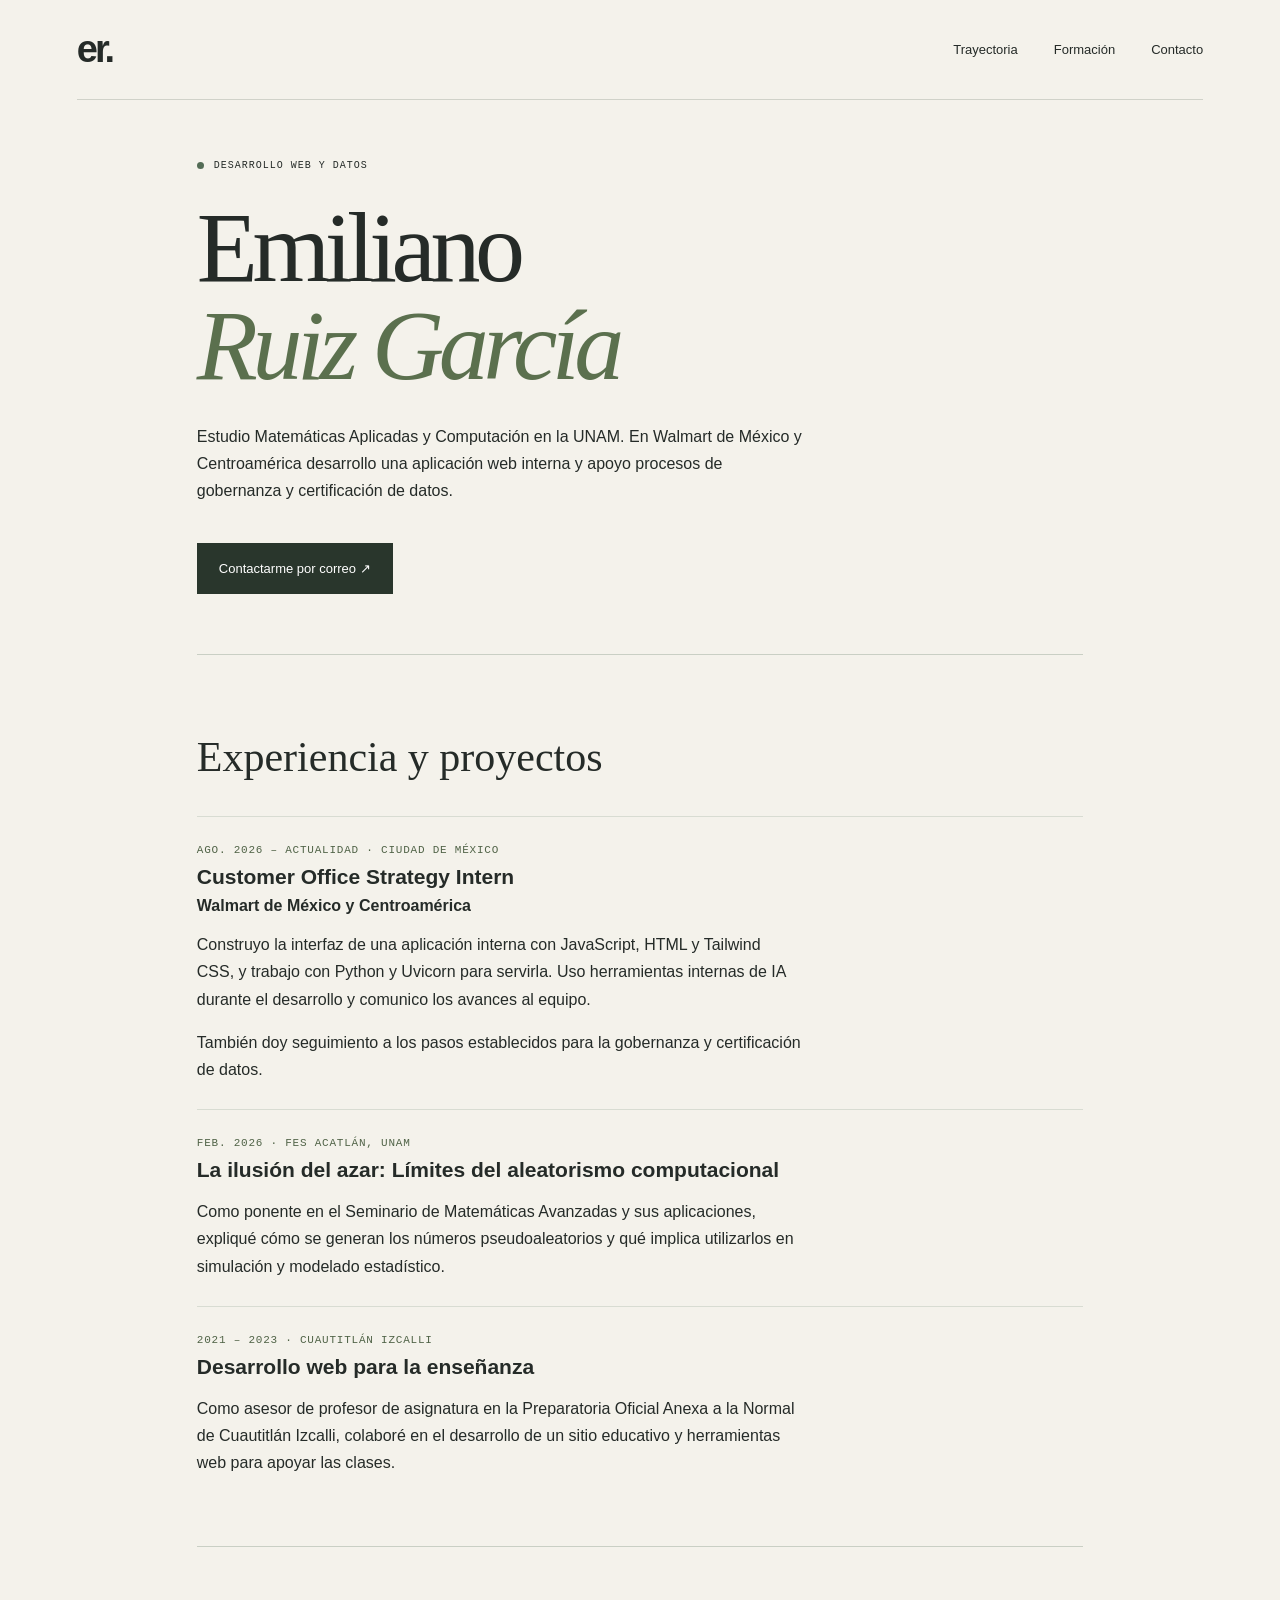
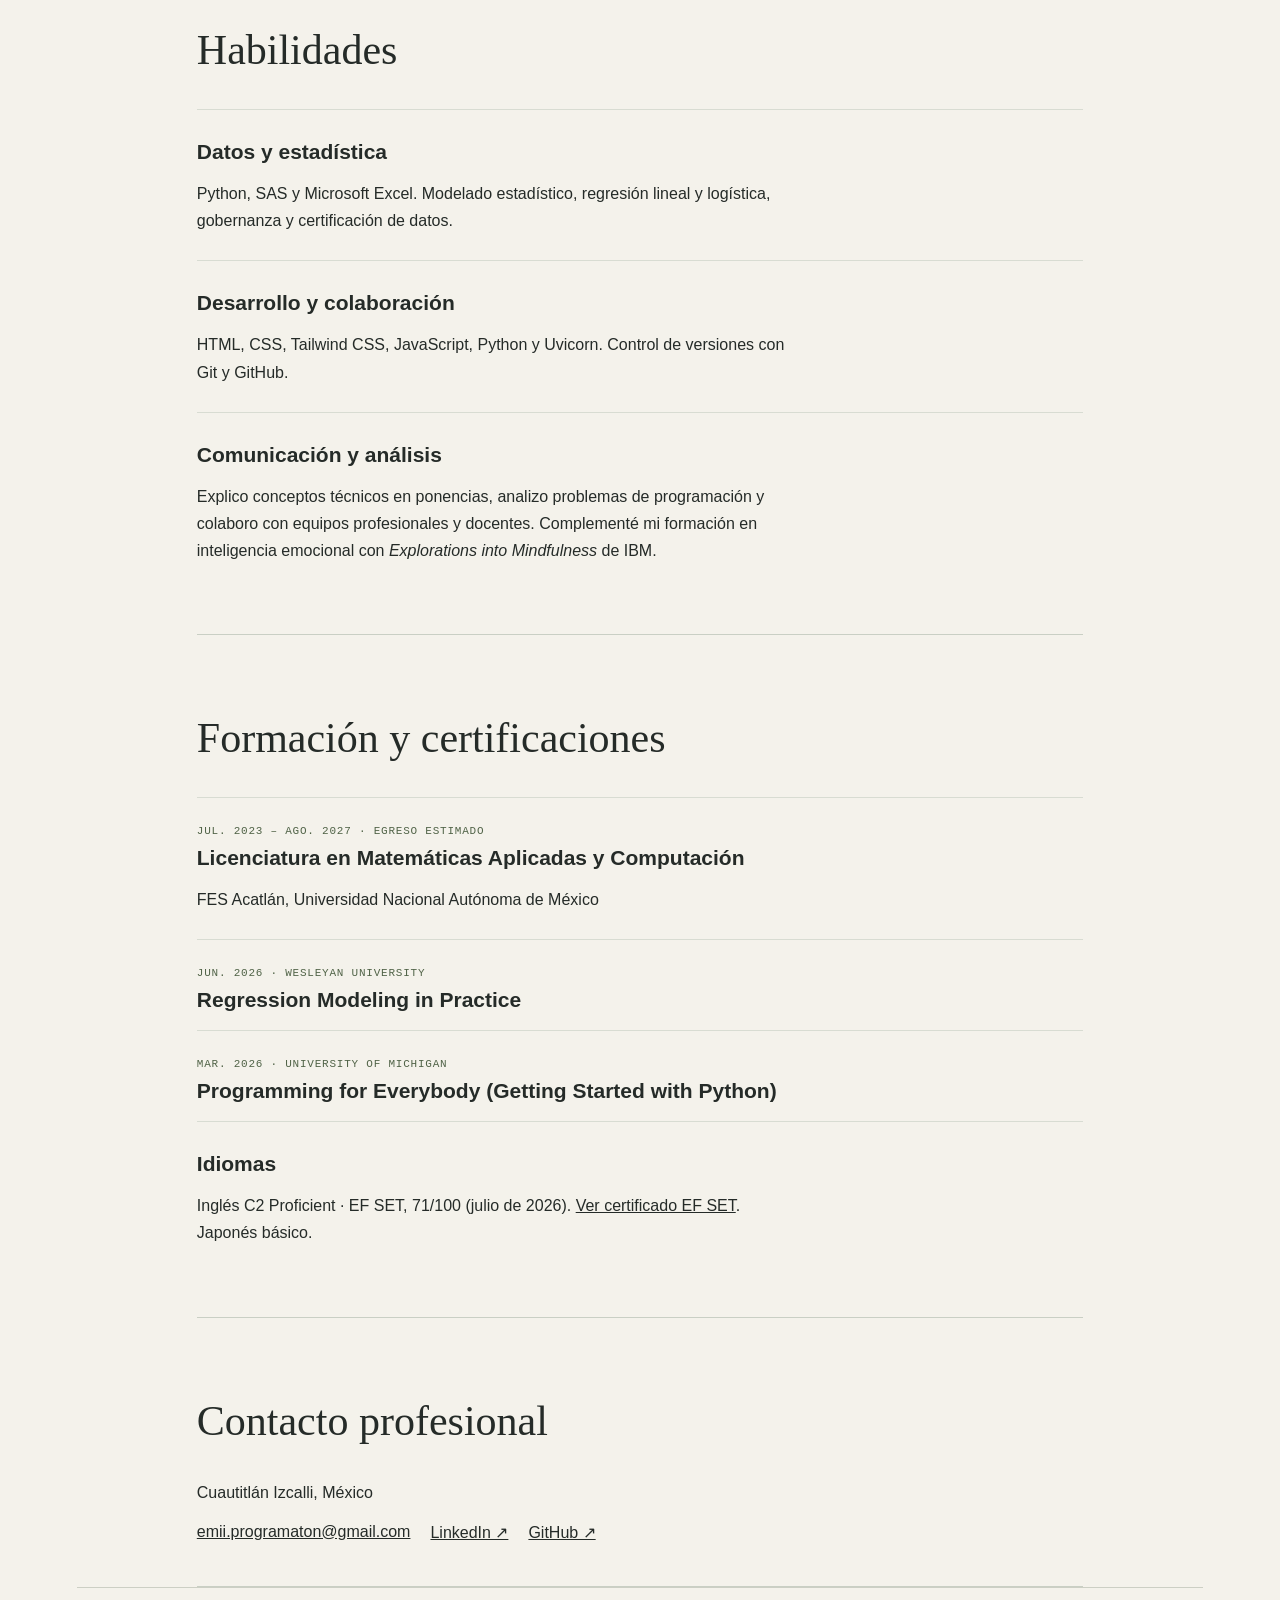
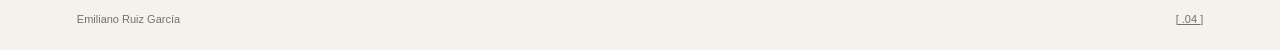
<file: index.html>
<!doctype html>
<html lang="es"><head><meta charset="utf-8"><meta name="viewport" content="width=device-width, initial-scale=1"><title>Emiliano Ruiz García | Desarrollo web y datos</title><meta name="description" content="Un espacio para las ideas, los proyectos y el lado personal de Emi."><link rel="stylesheet" href="style.css"></head><body>
<div id="professional">
<header class="modern-nav"><a class="brand" href="#">er.</a><nav><a href="#trayectoria">Trayectoria</a><a href="#formacion">Formación</a><a href="#contacto">Contacto</a></nav></header>
<main class="cv"><section class="intro"><div class="eyebrow"><span></span> DESARROLLO WEB Y DATOS</div><h1>Emiliano<br><i>Ruiz García</i></h1><p>Estudio Matemáticas Aplicadas y Computación en la UNAM. En Walmart de México y Centroamérica desarrollo una aplicación web interna y apoyo procesos de gobernanza y certificación de datos.</p><a class="dark-button" href="mailto:emii.programaton@gmail.com">Contactarme por correo ↗</a></section>
<section id="trayectoria"><h2>Experiencia y proyectos</h2><article><small>AGO. 2026 – ACTUALIDAD · CIUDAD DE MÉXICO</small><h3>Customer Office Strategy Intern</h3><b>Walmart de México y Centroamérica</b><p>Construyo la interfaz de una aplicación interna con JavaScript, HTML y Tailwind CSS, y trabajo con Python y Uvicorn para servirla. Uso herramientas internas de IA durante el desarrollo y comunico los avances al equipo.</p><p>También doy seguimiento a los pasos establecidos para la gobernanza y certificación de datos.</p></article>
<article><small>FEB. 2026 · FES ACATLÁN, UNAM</small><h3>La ilusión del azar: Límites del aleatorismo computacional</h3><p>Como ponente en el Seminario de Matemáticas Avanzadas y sus aplicaciones, expliqué cómo se generan los números pseudoaleatorios y qué implica utilizarlos en simulación y modelado estadístico.</p></article>
<article><small>2021 – 2023 · CUAUTITLÁN IZCALLI</small><h3>Desarrollo web para la enseñanza</h3><p>Como asesor de profesor de asignatura en la Preparatoria Oficial Anexa a la Normal de Cuautitlán Izcalli, colaboré en el desarrollo de un sitio educativo y herramientas web para apoyar las clases.</p></article></section>
<section><h2>Habilidades</h2><article><h3>Datos y estadística</h3><p>Python, SAS y Microsoft Excel. Modelado estadístico, regresión lineal y logística, gobernanza y certificación de datos.</p></article><article><h3>Desarrollo y colaboración</h3><p>HTML, CSS, Tailwind CSS, JavaScript, Python y Uvicorn. Control de versiones con Git y GitHub.</p></article><article><h3>Comunicación y análisis</h3><p>Explico conceptos técnicos en ponencias, analizo problemas de programación y colaboro con equipos profesionales y docentes. Complementé mi formación en inteligencia emocional con <i>Explorations into Mindfulness</i> de IBM.</p></article></section>
<section id="formacion"><h2>Formación y certificaciones</h2><article><small>JUL. 2023 – AGO. 2027 · EGRESO ESTIMADO</small><h3>Licenciatura en Matemáticas Aplicadas y Computación</h3><p>FES Acatlán, Universidad Nacional Autónoma de México</p></article><article><small>JUN. 2026 · WESLEYAN UNIVERSITY</small><h3>Regression Modeling in Practice</h3></article><article><small>MAR. 2026 · UNIVERSITY OF MICHIGAN</small><h3>Programming for Everybody (Getting Started with Python)</h3></article><article><h3>Idiomas</h3><p>Inglés C2 Proficient · EF SET, 71/100 (julio de 2026). <a href="https://cert.efset.org/en/zw7cRs?trk=public_profile_see-credential">Ver certificado EF SET</a>.<br>Japonés básico.</p></article></section>
<section id="contacto"><h2>Contacto profesional</h2><p>Cuautitlán Izcalli, México</p><div class="contact-links"><a href="mailto:emii.programaton@gmail.com">emii.programaton@gmail.com</a><a href="https://mx.linkedin.com/in/emiliano-ruiz-40907a275/es">LinkedIn ↗</a><a href="https://github.com/Emiliano1502">GitHub ↗</a></div></section></main><footer class="modern-footer">Emiliano Ruiz García<a href="archivo/inicio.html" title="Abrir archivo 04">[ .04 ]</a></footer></div>
<script src="app.js"></script>
</body></html>
</file>
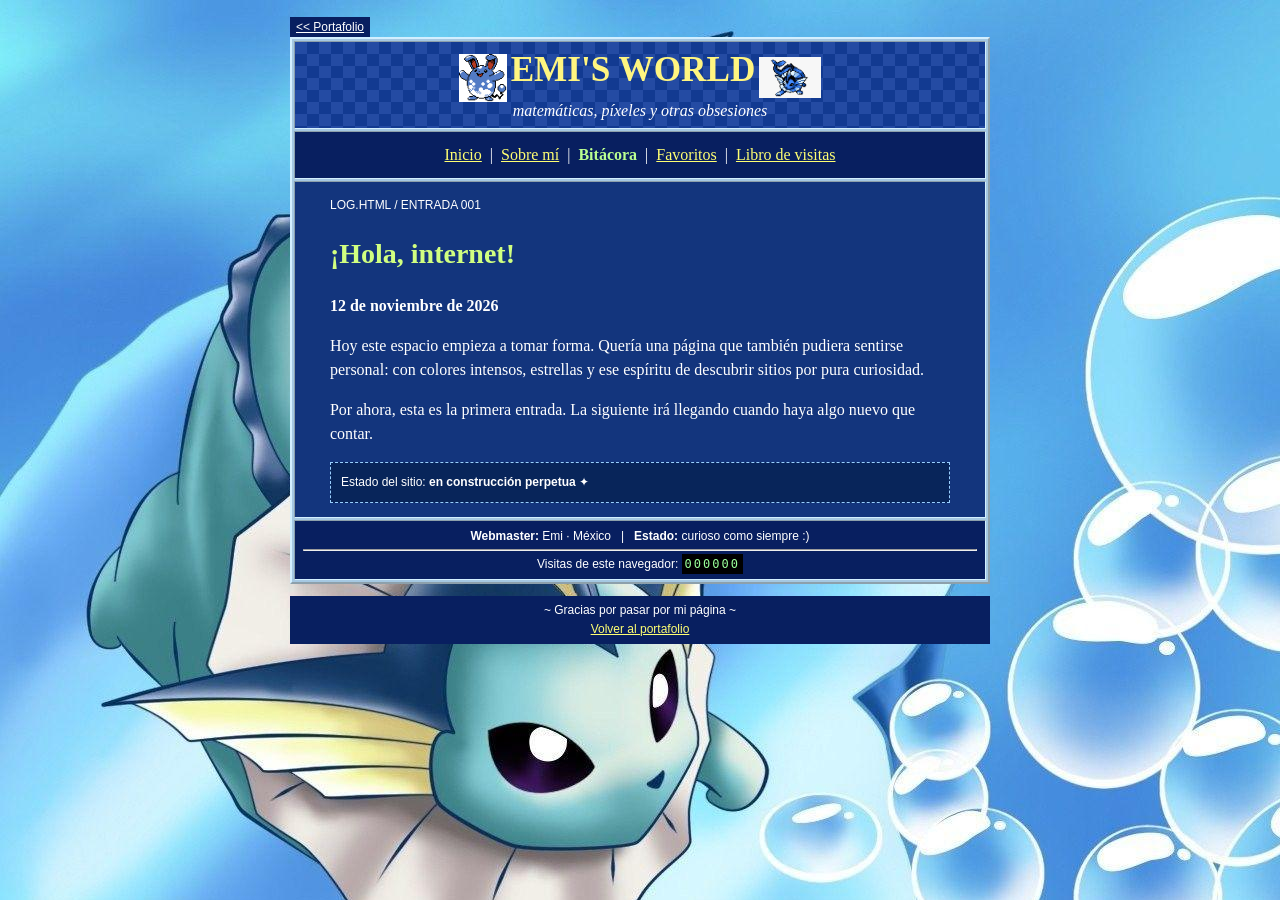
<file: archivo/bitacora.html>
<!DOCTYPE HTML PUBLIC "-//W3C//DTD HTML 4.01 Transitional//EN" "http://www.w3.org/TR/html4/loose.dtd">
<html lang="es"><head><meta http-equiv="Content-Type" content="text/html; charset=utf-8"><meta name="viewport" content="width=device-width, initial-scale=1"><title>Bitácora :: EMI'S WORLD</title><link rel="stylesheet" href="archivo.css"></head>
<body><div class="shell"><a class="back" href="../index.html">&lt;&lt; Portafolio</a>
<table class="frame" width="100%" cellpadding="8" cellspacing="2" border="2" role="presentation"><tr><td class="banner" align="center"><img src="../assets/azumarill.png" width="48" alt=""> <strong>EMI'S WORLD</strong> <img src="../assets/vaporeon.png" width="62" alt=""><br><i>matemáticas, píxeles y otras obsesiones</i></td></tr>
<tr><td class="menu" align="center"><a href="inicio.html">Inicio</a> &nbsp;|&nbsp; <a href="sobre-mi.html">Sobre mí</a> &nbsp;|&nbsp; <b>Bitácora</b> &nbsp;|&nbsp; <a href="favoritos.html">Favoritos</a> &nbsp;|&nbsp; <a href="visitas.html">Libro de visitas</a></td></tr>
<tr><td class="paper"><div class="article"><span class="article-label">LOG.HTML / ENTRADA 001</span><h2>¡Hola, internet!</h2><p><b>12 de noviembre de 2026</b></p><p>Hoy este espacio empieza a tomar forma. Quería una página que también pudiera sentirse personal: con colores intensos, estrellas y ese espíritu de descubrir sitios por pura curiosidad.</p><p>Por ahora, esta es la primera entrada. La siguiente irá llegando cuando haya algo nuevo que contar.</p><div class="note">Estado del sitio: <b>en construcción perpetua</b> ✦</div></div></td></tr>
<tr><td align="center" class="status"><b>Webmaster:</b> Emi · México &nbsp; | &nbsp; <b>Estado:</b> curioso como siempre :)<hr>Visitas de este navegador: <code id="contador">------</code></td></tr></table>
<p class="foot">~ Gracias por pasar por mi página ~<br><a href="../index.html">Volver al portafolio</a></p></div><script type="text/javascript" src="archivo.js"></script></body></html>
</file>
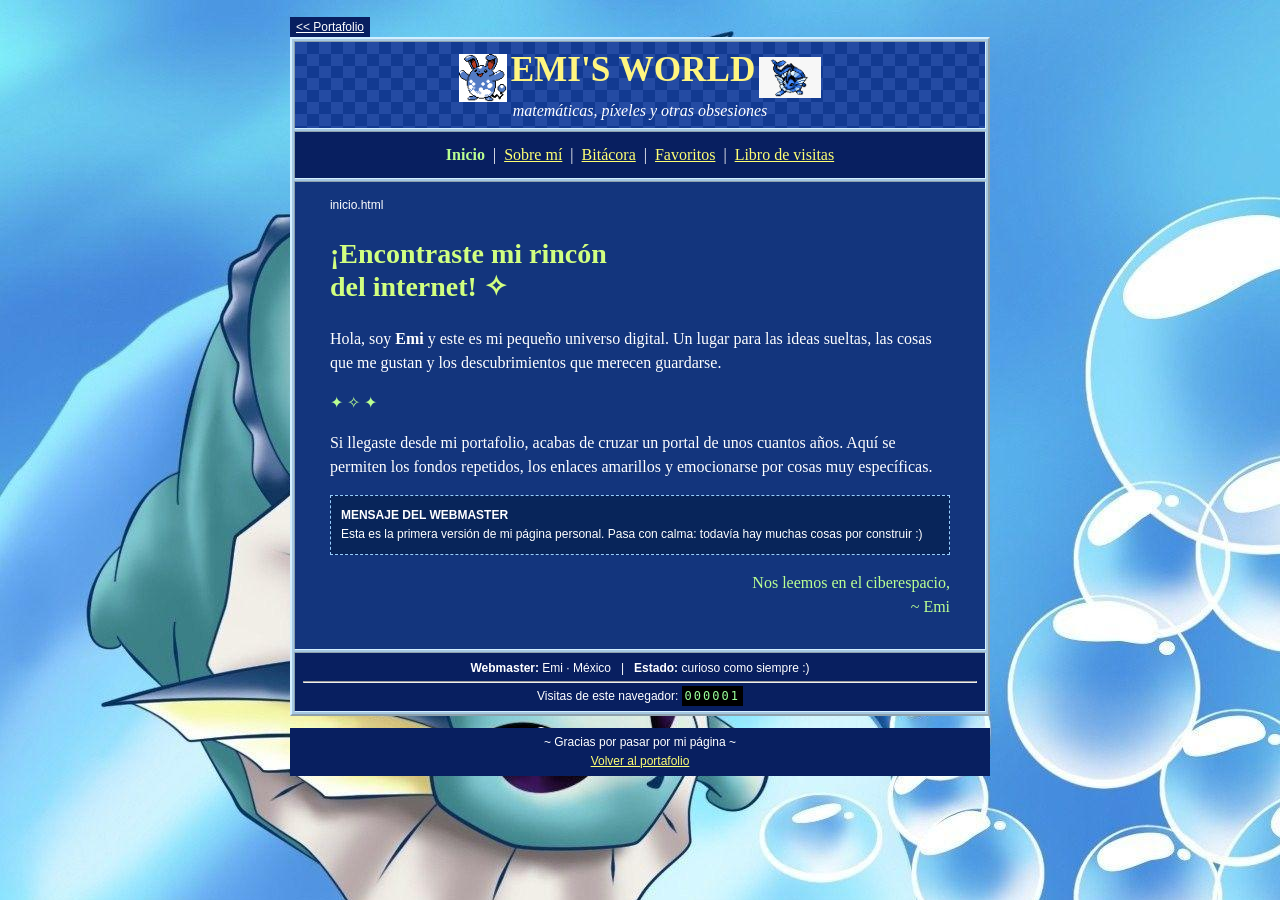
<file: archivo/inicio.html>
<!DOCTYPE HTML PUBLIC "-//W3C//DTD HTML 4.01 Transitional//EN" "http://www.w3.org/TR/html4/loose.dtd">
<html lang="es"><head><meta http-equiv="Content-Type" content="text/html; charset=utf-8"><meta name="viewport" content="width=device-width, initial-scale=1"><title>Inicio :: EMI'S WORLD</title><link rel="stylesheet" href="archivo.css"></head>
<body><div class="shell"><a class="back" href="../index.html">&lt;&lt; Portafolio</a>
<table class="frame" width="100%" cellpadding="8" cellspacing="2" border="2" role="presentation"><tr><td class="banner" align="center"><img src="../assets/azumarill.png" width="48" alt=""> <strong>EMI'S WORLD</strong> <img src="../assets/vaporeon.png" width="62" alt=""><br><i>matemáticas, píxeles y otras obsesiones</i></td></tr>
<tr><td class="menu" align="center"><b>Inicio</b> &nbsp;|&nbsp; <a href="sobre-mi.html">Sobre mí</a> &nbsp;|&nbsp; <a href="bitacora.html">Bitácora</a> &nbsp;|&nbsp; <a href="favoritos.html">Favoritos</a> &nbsp;|&nbsp; <a href="visitas.html">Libro de visitas</a></td></tr>
<tr><td class="paper"><div class="article"><span class="article-label">inicio.html</span><h2>¡Encontraste mi rincón<br>del internet! <span aria-hidden="true">✧</span></h2><p>Hola, soy <b>Emi</b> y este es mi pequeño universo digital. Un lugar para las ideas sueltas, las cosas que me gustan y los descubrimientos que merecen guardarse.</p><div class="welcome-rule">✦ ✧ ✦</div><p>Si llegaste desde mi portafolio, acabas de cruzar un portal de unos cuantos años. Aquí se permiten los fondos repetidos, los enlaces amarillos y emocionarse por cosas muy específicas.</p><div class="note"><b>MENSAJE DEL WEBMASTER</b><br>Esta es la primera versión de mi página personal. Pasa con calma: todavía hay muchas cosas por construir :)</div><p class="signature">Nos leemos en el ciberespacio,<br>~ Emi</p></div></td></tr>
<tr><td align="center" class="status"><b>Webmaster:</b> Emi · México &nbsp; | &nbsp; <b>Estado:</b> curioso como siempre :)<hr>Visitas de este navegador: <code id="contador">------</code></td></tr></table>
<p class="foot">~ Gracias por pasar por mi página ~<br><a href="../index.html">Volver al portafolio</a></p></div><script type="text/javascript" src="archivo.js"></script></body></html>
</file>
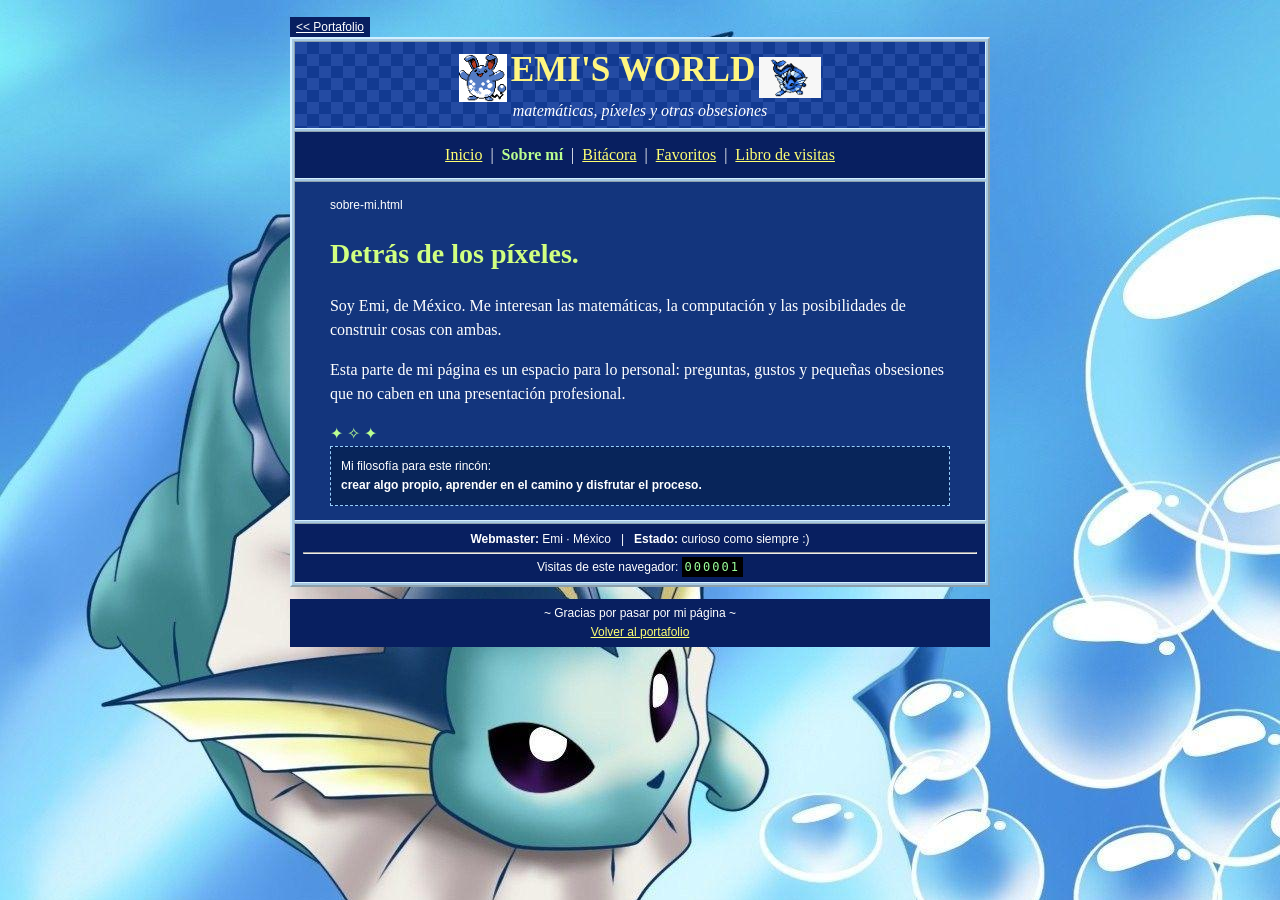
<file: archivo/sobre-mi.html>
<!DOCTYPE HTML PUBLIC "-//W3C//DTD HTML 4.01 Transitional//EN" "http://www.w3.org/TR/html4/loose.dtd">
<html lang="es"><head><meta http-equiv="Content-Type" content="text/html; charset=utf-8"><meta name="viewport" content="width=device-width, initial-scale=1"><title>Sobre mí :: EMI'S WORLD</title><link rel="stylesheet" href="archivo.css"></head>
<body><div class="shell"><a class="back" href="../index.html">&lt;&lt; Portafolio</a>
<table class="frame" width="100%" cellpadding="8" cellspacing="2" border="2" role="presentation"><tr><td class="banner" align="center"><img src="../assets/azumarill.png" width="48" alt=""> <strong>EMI'S WORLD</strong> <img src="../assets/vaporeon.png" width="62" alt=""><br><i>matemáticas, píxeles y otras obsesiones</i></td></tr>
<tr><td class="menu" align="center"><a href="inicio.html">Inicio</a> &nbsp;|&nbsp; <b>Sobre mí</b> &nbsp;|&nbsp; <a href="bitacora.html">Bitácora</a> &nbsp;|&nbsp; <a href="favoritos.html">Favoritos</a> &nbsp;|&nbsp; <a href="visitas.html">Libro de visitas</a></td></tr>
<tr><td class="paper"><div class="article"><span class="article-label">sobre-mi.html</span><h2>Detrás de los píxeles.</h2><p>Soy Emi, de México. Me interesan las matemáticas, la computación y las posibilidades de construir cosas con ambas.</p><p>Esta parte de mi página es un espacio para lo personal: preguntas, gustos y pequeñas obsesiones que no caben en una presentación profesional.</p><div class="welcome-rule">✦ ✧ ✦</div><div class="note">Mi filosofía para este rincón:<br><b>crear algo propio, aprender en el camino y disfrutar el proceso.</b></div></div></td></tr>
<tr><td align="center" class="status"><b>Webmaster:</b> Emi · México &nbsp; | &nbsp; <b>Estado:</b> curioso como siempre :)<hr>Visitas de este navegador: <code id="contador">------</code></td></tr></table>
<p class="foot">~ Gracias por pasar por mi página ~<br><a href="../index.html">Volver al portafolio</a></p></div><script type="text/javascript" src="archivo.js"></script></body></html>
</file>
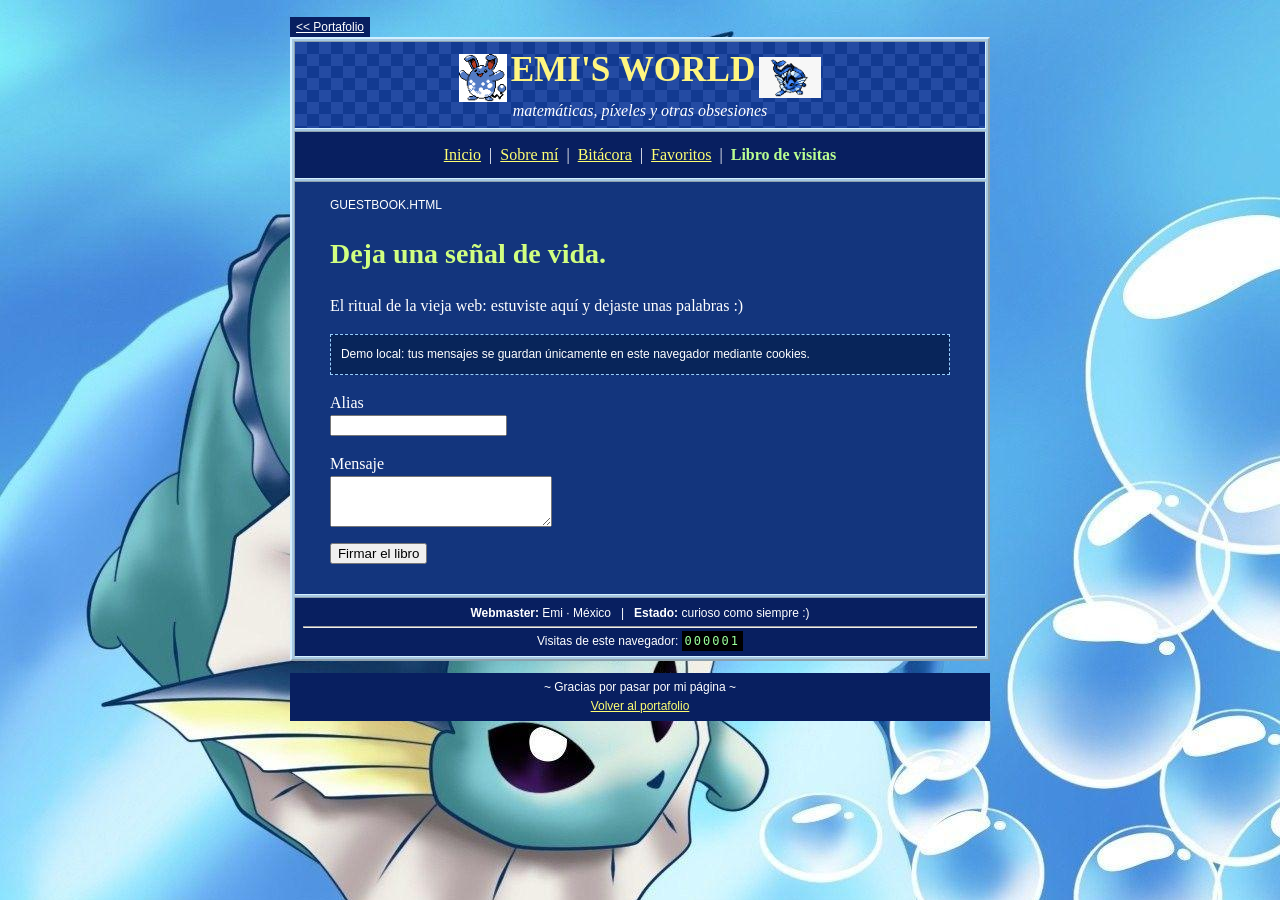
<file: archivo/visitas.html>
<!DOCTYPE HTML PUBLIC "-//W3C//DTD HTML 4.01 Transitional//EN" "http://www.w3.org/TR/html4/loose.dtd">
<html lang="es"><head><meta http-equiv="Content-Type" content="text/html; charset=utf-8"><meta name="viewport" content="width=device-width, initial-scale=1"><title>Libro de visitas :: EMI'S WORLD</title><link rel="stylesheet" href="archivo.css"></head>
<body><div class="shell"><a class="back" href="../index.html">&lt;&lt; Portafolio</a>
<table class="frame" width="100%" cellpadding="8" cellspacing="2" border="2" role="presentation"><tr><td class="banner" align="center"><img src="../assets/azumarill.png" width="48" alt=""> <strong>EMI'S WORLD</strong> <img src="../assets/vaporeon.png" width="62" alt=""><br><i>matemáticas, píxeles y otras obsesiones</i></td></tr>
<tr><td class="menu" align="center"><a href="inicio.html">Inicio</a> &nbsp;|&nbsp; <a href="sobre-mi.html">Sobre mí</a> &nbsp;|&nbsp; <a href="bitacora.html">Bitácora</a> &nbsp;|&nbsp; <a href="favoritos.html">Favoritos</a> &nbsp;|&nbsp; <b>Libro de visitas</b></td></tr>
<tr><td class="paper"><div class="article"><span class="article-label">GUESTBOOK.HTML</span><h2>Deja una señal de vida.</h2><p>El ritual de la vieja web: estuviste aquí y dejaste unas palabras :)</p><div class="note">Demo local: tus mensajes se guardan únicamente en este navegador mediante cookies.</div><form id="firma"><p><label>Alias<br><input name="alias" maxlength="30" required></label></p><label>Mensaje<br><textarea name="mensaje" rows="3" cols="25" maxlength="130" required></textarea></label><p><input type="submit" value="Firmar el libro"></p></form><div id="firmas"></div></div></td></tr>
<tr><td align="center" class="status"><b>Webmaster:</b> Emi · México &nbsp; | &nbsp; <b>Estado:</b> curioso como siempre :)<hr>Visitas de este navegador: <code id="contador">------</code></td></tr></table>
<p class="foot">~ Gracias por pasar por mi página ~<br><a href="../index.html">Volver al portafolio</a></p></div><script type="text/javascript" src="archivo.js"></script></body></html>
</file>
<file: style.css>
:root{color-scheme:light}*{box-sizing:border-box}html{scroll-behavior:smooth}body{margin:0;background:#f4f2eb;color:#252b28;font-family:Arial,Helvetica,sans-serif}a{color:inherit}button{font:inherit;cursor:pointer}a:focus-visible,button:focus-visible,input:focus-visible,textarea:focus-visible{outline:3px solid #e97b3e;outline-offset:4px}[hidden]{display:none!important}.modern-nav{margin:0 6%;padding:28px 0;border-bottom:1px solid #d0d2c9;display:flex;justify-content:space-between;align-items:center}.brand{text-decoration:none;font-size:38px;font-weight:800;letter-spacing:-3px}.brand span{font-size:15px;vertical-align:top;letter-spacing:0}.modern-nav nav{display:flex;gap:36px;align-items:center;font-size:13px}.modern-nav nav a{text-decoration:none}.nav-portal{border:1px solid #b9beb5;padding:12px 18px;border-radius:30px}.modern-main{padding:85px 6% 70px;display:grid;grid-template-columns:1.08fr 1fr;gap:7%;align-items:center}.eyebrow{font:10px monospace;letter-spacing:1px;display:flex;align-items:center;gap:10px}.eyebrow span{height:7px;width:7px;border-radius:50%;background:#536c55}h1{margin:28px 0}.hero-copy h1{font-size:clamp(48px,5.9vw,86px);letter-spacing:-4px;line-height:1.04;font-weight:500}.hero-copy h1 i{font-family:Georgia,serif;color:#68745e;font-weight:400}.hero-copy>p{max-width:390px;font-size:15px;line-height:1.8;color:#71746b}.dark-button{display:inline-flex;gap:42px;margin-top:22px;background:#29362c;color:#fff;padding:18px 22px;text-decoration:none;font-size:13px}.hero-foot{margin-top:45px;font:9px monospace;letter-spacing:1px}.hero-foot span{margin:0 10px}.portal-preview{display:block;text-decoration:none;border:2px solid #242b25;box-shadow:12px 12px 0 #d5d9cd;transform:rotate(2deg);transition:transform .25s}.portal-preview:hover{transform:rotate(0deg) translateY(-5px)}.window-bar{background:#d8dccf;padding:10px;font:11px monospace;display:flex;justify-content:space-between;border-bottom:2px solid #242b25}.preview-inside{padding:30px 20px;text-align:center;color:#f2fac3;background-color:#101b75;background-image:radial-gradient(#6c91dc 1px,transparent 1px),linear-gradient(130deg,#233b9d55,transparent);background-size:21px 21px,100% 100%}.tiny-label{font:9px monospace;letter-spacing:2px}.pixel-star{font-size:90px;line-height:1.1;color:#c8fc8b;text-shadow:5px 3px #3a70d9}.preview-inside h2{font:bold 40px/1 Georgia,serif;color:#c4fa84;margin:13px 0;text-shadow:3px 3px #000}.preview-inside p{font:italic 14px Georgia,serif}.preview-enter{background:#c3c3c3;color:#111;border:3px outset #eee;padding:12px;margin:25px auto;font:bold 11px monospace;max-width:260px}.badges{display:flex;gap:8px;justify-content:center}.badges b{border:2px outset #929bc8;font:8px monospace;padding:5px 9px;background:#030b3e}.preview-status{background:#e6e7df;font:9px monospace;padding:8px;display:flex;justify-content:space-between}.modern-bottom{margin:0 6%;padding:40px 0;border-top:1px solid #cccfc4;display:grid;grid-template-columns:1fr 1fr;gap:10%}.section-number,.explore>div>span{font:10px monospace;letter-spacing:1px}.modern-bottom h2,.explore h2{font-size:30px;letter-spacing:-1px;font-weight:400}.modern-bottom>p{font-size:14px;line-height:1.9;color:#74776f;max-width:420px}.explore{margin:40px 6% 60px}.explore button,.explore>a{display:flex;align-items:center;text-align:left;width:100%;background:none;border:0;border-top:1px solid #ccd0c5;padding:22px 0;gap:35px;font:11px monospace;text-decoration:none}.explore strong{font:20px Arial;flex:1}.explore button:hover,.explore>a:hover{color:#64734f}.modern-footer{border-top:1px solid #cccfc4;margin:0 6%;padding:25px 0;display:flex;justify-content:space-between;font-size:11px;color:#6e7469}#personal{min-height:100vh;color:#fff;font-family:Georgia,'Times New Roman',serif;background-color:#12276c;background-image:url('stars.svg'),repeating-linear-gradient(165deg,transparent 0 130px,#2b4cb450 130px 260px);background-size:100px 100px,auto}.outside-bar{background:#080e2d;color:#c0cadc;display:flex;justify-content:space-between;align-items:center;padding:13px 4%;gap:16px;font:10px monospace;letter-spacing:.5px}.outside-bar a{text-decoration:none}.outside-bar button{font:10px monospace;background:none;color:#ced5e9;border:1px solid #576082;padding:6px 9px}.retro-wrap{max-width:1120px;margin:auto;padding:24px 25px 35px}.retro-topline{display:flex;justify-content:space-between;font:10px monospace;color:#c3d1ff;margin-bottom:12px}.retro-hero{position:relative;overflow:hidden;text-align:center;border:4px ridge #8fa8e6;background:radial-gradient(ellipse at bottom,#2e55b7,#070f47 75%);padding:24px 70px 29px;box-shadow:5px 5px #0006}.retro-hero>p{font:italic 13px Georgia;color:#bfd2f7}.retro-hero h1{font:bold clamp(35px,6vw,76px)/1 Georgia;letter-spacing:2px;color:#c8ff83;text-shadow:4px 4px #000;margin:12px 0}.retro-sub{font:12px monospace;letter-spacing:2px;color:#e9f0d6}.orb{position:absolute;font-size:100px;color:#c3f8fa;text-shadow:4px 4px #3854b8;top:30px;animation:float 4s ease-in-out infinite}.orb-one{left:28px}.orb-two{right:28px;animation-delay:-2s}.ticker{overflow:hidden;background:#03082e;border:2px solid #7086c1;padding:10px;margin:15px 0 22px;font:bold 12px monospace;color:#fff59a;white-space:nowrap}.ticker span{display:inline-block;animation:travel 28s linear infinite}.retro-grid{display:grid;grid-template-columns:190px minmax(0,1fr) 210px;gap:18px;align-items:start}.retro-panel{border:3px ridge #9aaee5;background:#0c1957;box-shadow:4px 4px #040a2b;margin-bottom:18px}.retro-panel h2{color:#dbff9c;font-size:20px;margin:0 0 18px}.checker{background-color:#122c89;background-image:conic-gradient(#4563ba 25%,transparent 0 50%,#4563ba 0 75%,transparent 0);background-size:32px 32px;padding:18px 12px;text-align:center}.checker h2{color:#ffff9b;background:#0b1759;padding:8px 0;font-size:18px}#retro-nav{display:grid;gap:8px}#retro-nav button{background:#0d1d61;color:#fff18a;border:2px outset #667fbc;padding:10px 8px;font:bold 14px Georgia;text-align:left}#retro-nav button.selected{background:#d5e7b2;color:#172451;border-style:inset}.small-star{font-size:48px;color:#d1fc99;margin-top:20px}.checker>p{font-size:12px;line-height:1.7;background:#101e66;padding:7px}.visitor{text-align:center;padding:16px 8px;font:10px monospace;color:#b2c4f4}.visitor h2{font:15px Georgia;color:#fff59a}.counter{font:23px monospace;background:#000;color:#b9ff95;letter-spacing:3px;border:3px inset #aeb2bb;padding:7px;display:inline-block}.visitor p{font-size:9px}.retro-panel hr{border:0;border-top:1px solid #5c6d9d;margin:17px 0}.status-dot{display:inline-block;background:#b9ff95;height:6px;width:6px;border-radius:50%}.retro-badge{border:3px outset #aab8d7;padding:6px;font:8px monospace;background:#c7d5e5;color:#1d3264;text-align:center;letter-spacing:1px}.retro-badge strong{display:block;font-size:12px;letter-spacing:0}.main-panel{padding:28px;min-height:430px;background:linear-gradient(140deg,#172d7b,#0b174c)}.article-label{color:#a8c0ee;font:10px monospace;letter-spacing:2px}.main-panel h2{font-size:32px;line-height:1.15;margin:20px 0;color:#d5ff91}.main-panel p{font-size:16px;line-height:1.85;color:#e0e8ff}.main-panel a{color:#fff28c}.welcome-rule{display:flex;align-items:center;gap:12px;color:#a9c9ee;margin:20px 0;font-size:20px}.welcome-rule:before,.welcome-rule:after{content:'';height:1px;flex:1;background:#5d77bd}.note{padding:15px;border:1px dashed #6b87c6;background:#071647;font:12px/1.8 monospace;color:#cfddff}.note b{color:#fff18a}.signature{text-align:right;font-style:italic!important;color:#d4ff91!important}.webring{display:flex;justify-content:space-between;align-items:center;text-align:center;padding:15px 10px;border:2px ridge #90a1d1;background:#080f3e;font:10px/1.8 monospace;color:#fff58f}.webring>span{font-size:30px}.webring small{color:#adbee4;font-size:10px}.profile{padding:20px 15px;text-align:center;font-size:13px}.profile h2{margin:15px 0 8px}.profile>p{line-height:1.7;color:#c4d3f6}.profile strong{font-size:13px;color:#fff296}.profile .little{font:11px/1.8 monospace;margin-top:20px}.pixel-computer{width:105px;margin:0 auto}.pixel-computer>div{border:7px outset #c8c5c4;outline:2px solid #000;background:#020e27;padding:8px;color:#b6ff9c;font-size:40px;line-height:1}.pixel-computer small{font:9px monospace;display:block;margin-top:8px}.pixel-computer>span{display:block;width:80px;height:13px;margin:5px auto;background:#bcbec2;border:4px outset #d5d5db}.update{padding:16px}.update h2{font-size:18px;border-bottom:1px solid #6079bc;padding-bottom:12px}.update p{font-size:12px;line-height:1.8;color:#c4d2f6}.update b{color:#fff292;font:11px monospace}.new-label{display:inline-block;background:#c9f58c;color:#0d2452;padding:2px 5px;font:bold 10px monospace}.yellow-badge{background:repeating-linear-gradient(135deg,#f7d960 0 8px,#16204b 8px 16px);color:#fff}.yellow-badge strong{background:#192754;padding:4px}.retro-footer{text-align:center;margin-top:30px;border-top:1px solid #637ebc;padding-top:22px;color:#c4d6ff;font:11px monospace}.retro-footer p{font:italic 13px Georgia}.retro-footer a{color:#fff394;display:inline-block;margin-top:8px}.favorites-list{padding:0;list-style:none}.favorites-list li{padding:15px 0;border-bottom:1px dashed #5e76b5;line-height:1.7}.favorites-list b{color:#fff28c}label{display:block;font:12px monospace;margin:15px 0 6px}.guest-form input,.guest-form textarea{width:100%;border:3px inset #adb7d8;background:#edf0df;padding:10px;font:14px monospace;color:#101d45}.guest-form textarea{height:90px;resize:vertical}.guest-form button{margin-top:12px;padding:10px 17px;border:3px outset #d6d7db;background:#c2c6d0;color:#111;font:bold 12px monospace}.guest-entry{border-bottom:1px dotted #708ac5;padding:15px 0}.guest-entry strong{color:#d8ff9b}.guest-entry p{font-size:14px;margin:5px 0;overflow-wrap:anywhere}.no-motion *{animation:none!important;scroll-behavior:auto!important}@keyframes float{50%{transform:translateY(-9px) rotate(9deg)}}@keyframes travel{from{transform:translateX(10%)}to{transform:translateX(-100%)}}@media(prefers-reduced-motion:reduce){*{animation:none!important;scroll-behavior:auto!important}}@media(min-width:1400px){.modern-main,.modern-nav,.modern-bottom,.explore,.modern-footer{max-width:1250px;margin-left:auto;margin-right:auto}.modern-main{padding-left:0;padding-right:0}}@media(max-width:900px){.retro-grid{grid-template-columns:160px minmax(0,1fr)}.right-aside{grid-column:1/-1;display:grid;grid-template-columns:1fr 1fr;gap:18px}.right-aside .retro-badge{display:none}.modern-main{gap:5%;padding-top:55px}.hero-copy h1{letter-spacing:-2px}.preview-inside h2{font-size:32px}.badges b{font-size:7px}.retro-hero h1{font-size:57px}}@media(max-width:620px){.modern-nav{padding:20px 0}.modern-nav nav{gap:16px;font-size:11px}.modern-nav nav>a:first-child{display:none}.modern-main{grid-template-columns:1fr;gap:45px;padding-top:40px}.hero-copy h1{font-size:59px}.hero-foot{margin-top:30px}.portal-preview{margin:0 8px 15px}.modern-bottom{grid-template-columns:1fr;gap:0}.modern-bottom h2{margin-bottom:5px}.explore button,.explore>a{gap:15px;flex-wrap:wrap}.explore strong{font-size:18px}.explore button>span,.explore>a>span{width:100%;padding-left:30px}.modern-footer{gap:20px;line-height:1.7}.outside-bar>span{display:none}.outside-bar{font-size:9px}.retro-wrap{padding:15px 12px 25px}.retro-topline{font-size:8px}.retro-topline #clock{display:none}.retro-hero{padding:25px 10px}.retro-hero h1{font-size:39px;letter-spacing:0}.retro-hero>p{font-size:11px}.retro-sub{font-size:9px;letter-spacing:1px}.orb{font-size:35px;top:6px}.orb-one{left:8px}.orb-two{right:8px}.retro-grid{grid-template-columns:1fr;gap:16px}.retro-grid>aside:first-child{display:contents}.checker{order:0;padding:12px}.checker h2{margin-bottom:10px}#retro-nav{grid-template-columns:repeat(3,1fr);gap:6px}#retro-nav button{font-size:12px;text-align:center;padding:9px 3px}.checker .small-star,.checker>p{display:none}.retro-content{order:1}.visitor{order:3}.retro-grid>.retro-badge{display:none}.retro-grid>aside:first-child>.retro-badge{display:none}.right-aside{order:2;grid-template-columns:1fr 1fr;gap:12px}.main-panel{padding:23px 20px;min-height:0}.main-panel h2{font-size:29px}.main-panel p{font-size:15px}.retro-panel{margin-bottom:0}.webring{margin-top:16px;font-size:8px}.webring small{font-size:8px}.profile,.update{padding:15px 10px}.profile h2{font-size:17px}.profile .little{font-size:10px}.visitor hr,.visitor .status-dot{display:none}.visitor{padding:15px}.retro-footer{font-size:9px;line-height:1.8}}

.plot{display:grid;place-items:center;min-height:310px;background-color:#e6ebdc;background-image:linear-gradient(#bec9b8 1px,transparent 1px),linear-gradient(90deg,#bec9b8 1px,transparent 1px);background-size:26px 26px;color:#506b52;font:180px Georgia}
#personal{background:#286ca9 url('assets/fondo.png') left center/cover fixed}
.retro-hero{background:linear-gradient(180deg,#2a91d8,#155091 45%,#082e74 51%,#1763a3)}
.orb img{width:84px;height:84px;object-fit:contain;image-rendering:pixelated;border:3px outset #b0ddff;background:white}
.main-panel{background:linear-gradient(145deg,#123779,#09215a)}
@media(max-width:620px){.orb img{width:33px;height:33px}.plot{min-height:150px;font-size:100px}#personal{background-attachment:scroll;background-size:auto 700px;background-repeat:repeat-y}}
.cv{max-width:1040px;margin:auto;padding:0 6%}.cv section{padding:44px 0;border-bottom:1px solid #c9cfc4}.cv .intro{padding:60px 0}.intro h1{font:500 clamp(56px,8vw,100px)/.98 Georgia,serif;letter-spacing:-.055em}.intro i{color:#5b704e}.cv p{max-width:68ch;line-height:1.7}.cv h2{font:normal clamp(28px,4vw,42px) Georgia,serif}.cv article{border-top:1px solid #d8dcd2;padding:22px 0 10px}.cv h3{margin:8px 0;font-size:21px}.cv small{font:11px monospace;letter-spacing:.07em;color:#506347}.contact-links{display:flex;flex-wrap:wrap;gap:20px}.modern-nav nav>a:first-child{display:inline}
</file>
<file: archivo/archivo.css>
body { margin: 8px; background: #235baa url(../assets/fondo.png) repeat fixed left top; color: white; font: 16px Georgia, "Times New Roman", serif; }
.shell { width: 94%; max-width: 700px; margin: 18px auto; }
.frame { background: #a5c8e2; border-color: #d3efff; }
.banner { background: #102e7a url(cuadros.gif) repeat; color: #fff580; }
.banner strong { font: bold 220% "Times New Roman", serif; }
.banner img { vertical-align: middle; }
.banner i { display: block; color: white; }
.menu, .status, .foot, .back { background: #081f60; color: white; }
.menu { line-height: 1.9; }.menu b { color: #baff90; }
a { color: #ffff72; } a:visited { color: #f5cbff; }
.paper { background: #13357d; }.article { padding: 6px 4%; line-height: 1.5; }
h2 { color: #d1ff80; font: bold 28px "Times New Roman", serif; }
.article-label, .note, .foot, .back { font: 12px/1.6 Verdana, sans-serif; }
.note { padding: 10px; background: #08255a; border: 1px dashed #98cfff; }
.welcome-rule, .signature { color: #baff92; }.signature { text-align:right; }
.status { font: 12px Verdana,sans-serif; } code { background:black;color:#9f9;padding:3px;letter-spacing:2px; }
.foot { text-align:center;padding:5px; } .back { padding:3px 6px; } .article p { overflow-wrap:break-word; }
</file>
